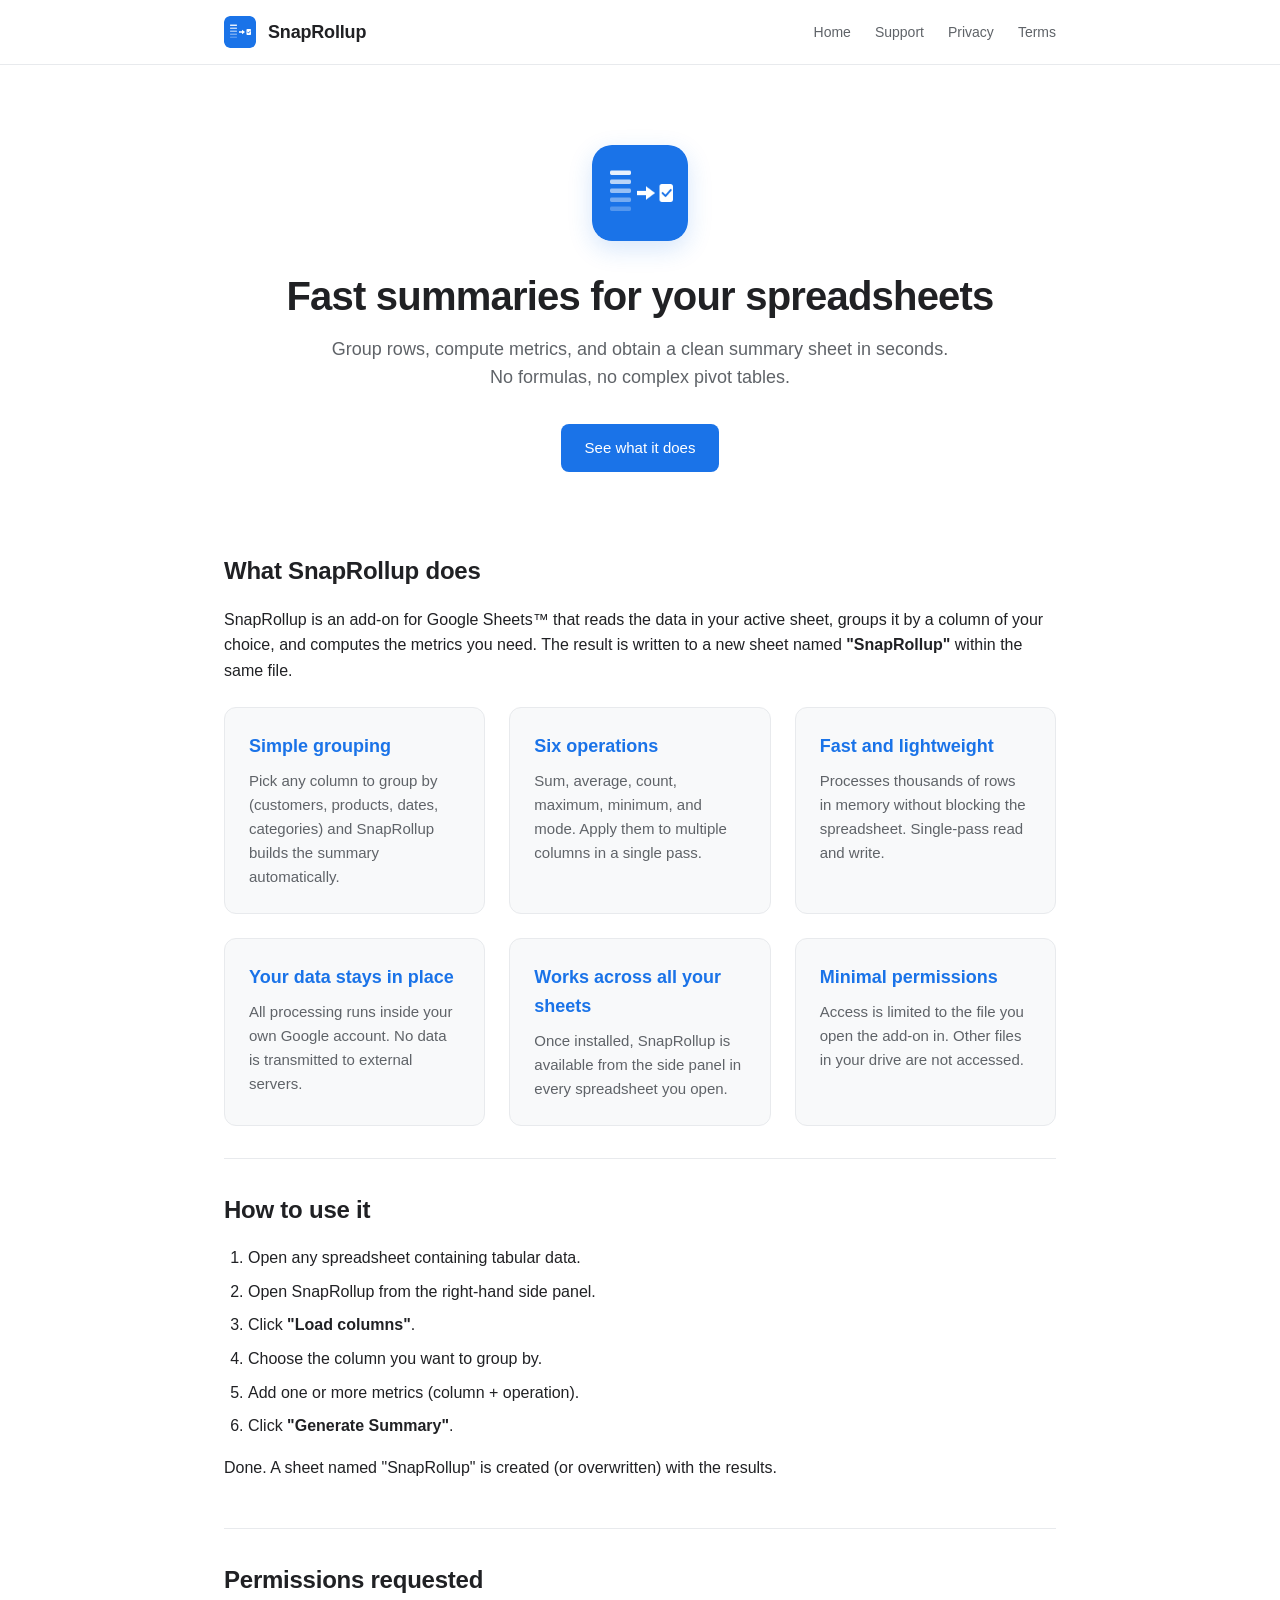
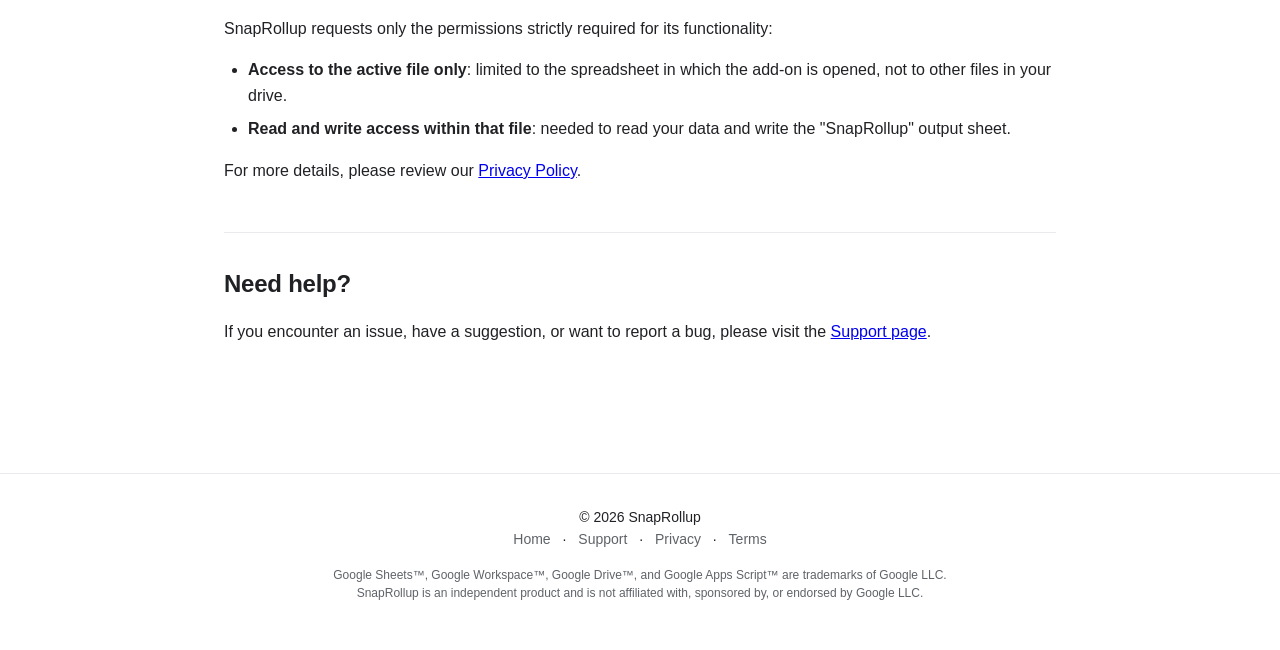
<file: index.html>
<!DOCTYPE html>
<html lang="en">
<head>
  <meta charset="UTF-8">
  <meta name="viewport" content="width=device-width, initial-scale=1.0">
  <title>SnapRollup — Fast Summaries for Google Sheets™</title>
  <meta name="description" content="An add-on for Google Sheets™ that groups rows and computes summary metrics in seconds. Sum, average, max, min, count, and mode in a single click.">
  <link rel="icon" type="image/png" href="logo-32.png">
  <link rel="stylesheet" href="style.css">
</head>
<body>

<header class="site-header">
  <div class="site-header-inner">
    <a href="index.html" class="brand">
      <img src="logo-32.png" alt="SnapRollup">
      <span class="brand-name">SnapRollup</span>
    </a>
    <nav class="site-nav">
      <a href="index.html">Home</a>
      <a href="support.html">Support</a>
      <a href="privacy.html">Privacy</a>
      <a href="terms.html">Terms</a>
    </nav>
  </div>
</header>

<main>

  <section class="hero">
    <img src="logo-128.png" alt="SnapRollup logo" class="hero-logo">
    <h1>Fast summaries for your spreadsheets</h1>
    <p class="lead">
      Group rows, compute metrics, and obtain a clean summary sheet in seconds.
      No formulas, no complex pivot tables.
    </p>
    <a href="#features" class="btn">See what it does</a>
  </section>

  <section class="block" id="features">
    <h2>What SnapRollup does</h2>
    <p>
      SnapRollup is an add-on for Google Sheets™ that reads the data in your active sheet,
      groups it by a column of your choice, and computes the metrics you need.
      The result is written to a new sheet named <strong>"SnapRollup"</strong> within the same file.
    </p>

    <div class="features">
      <div class="feature">
        <h3>Simple grouping</h3>
        <p>Pick any column to group by (customers, products, dates, categories) and SnapRollup builds the summary automatically.</p>
      </div>
      <div class="feature">
        <h3>Six operations</h3>
        <p>Sum, average, count, maximum, minimum, and mode. Apply them to multiple columns in a single pass.</p>
      </div>
      <div class="feature">
        <h3>Fast and lightweight</h3>
        <p>Processes thousands of rows in memory without blocking the spreadsheet. Single-pass read and write.</p>
      </div>
      <div class="feature">
        <h3>Your data stays in place</h3>
        <p>All processing runs inside your own Google account. No data is transmitted to external servers.</p>
      </div>
      <div class="feature">
        <h3>Works across all your sheets</h3>
        <p>Once installed, SnapRollup is available from the side panel in every spreadsheet you open.</p>
      </div>
      <div class="feature">
        <h3>Minimal permissions</h3>
        <p>Access is limited to the file you open the add-on in. Other files in your drive are not accessed.</p>
      </div>
    </div>
  </section>

  <section class="block">
    <h2>How to use it</h2>
    <ol>
      <li>Open any spreadsheet containing tabular data.</li>
      <li>Open SnapRollup from the right-hand side panel.</li>
      <li>Click <strong>"Load columns"</strong>.</li>
      <li>Choose the column you want to group by.</li>
      <li>Add one or more metrics (column + operation).</li>
      <li>Click <strong>"Generate Summary"</strong>.</li>
    </ol>
    <p>Done. A sheet named "SnapRollup" is created (or overwritten) with the results.</p>
  </section>

  <section class="block">
    <h2>Permissions requested</h2>
    <p>SnapRollup requests only the permissions strictly required for its functionality:</p>
    <ul>
      <li><strong>Access to the active file only</strong>: limited to the spreadsheet in which the add-on is opened, not to other files in your drive.</li>
      <li><strong>Read and write access within that file</strong>: needed to read your data and write the "SnapRollup" output sheet.</li>
    </ul>
    <p>
      For more details, please review our <a href="privacy.html">Privacy Policy</a>.
    </p>
  </section>

  <section class="block">
    <h2>Need help?</h2>
    <p>
      If you encounter an issue, have a suggestion, or want to report a bug,
      please visit the <a href="support.html">Support page</a>.
    </p>
  </section>

</main>

<footer class="site-footer">
  <p>
    © 2026 SnapRollup
    <br>
    <a href="index.html">Home</a> ·
    <a href="support.html">Support</a> ·
    <a href="privacy.html">Privacy</a> ·
    <a href="terms.html">Terms</a>
  </p>
  <p class="trademark-notice">
    Google Sheets™, Google Workspace™, Google Drive™, and Google Apps Script™ are trademarks of Google LLC.
    SnapRollup is an independent product and is not affiliated with, sponsored by, or endorsed by Google LLC.
  </p>
</footer>

</body>
</html>
</file>
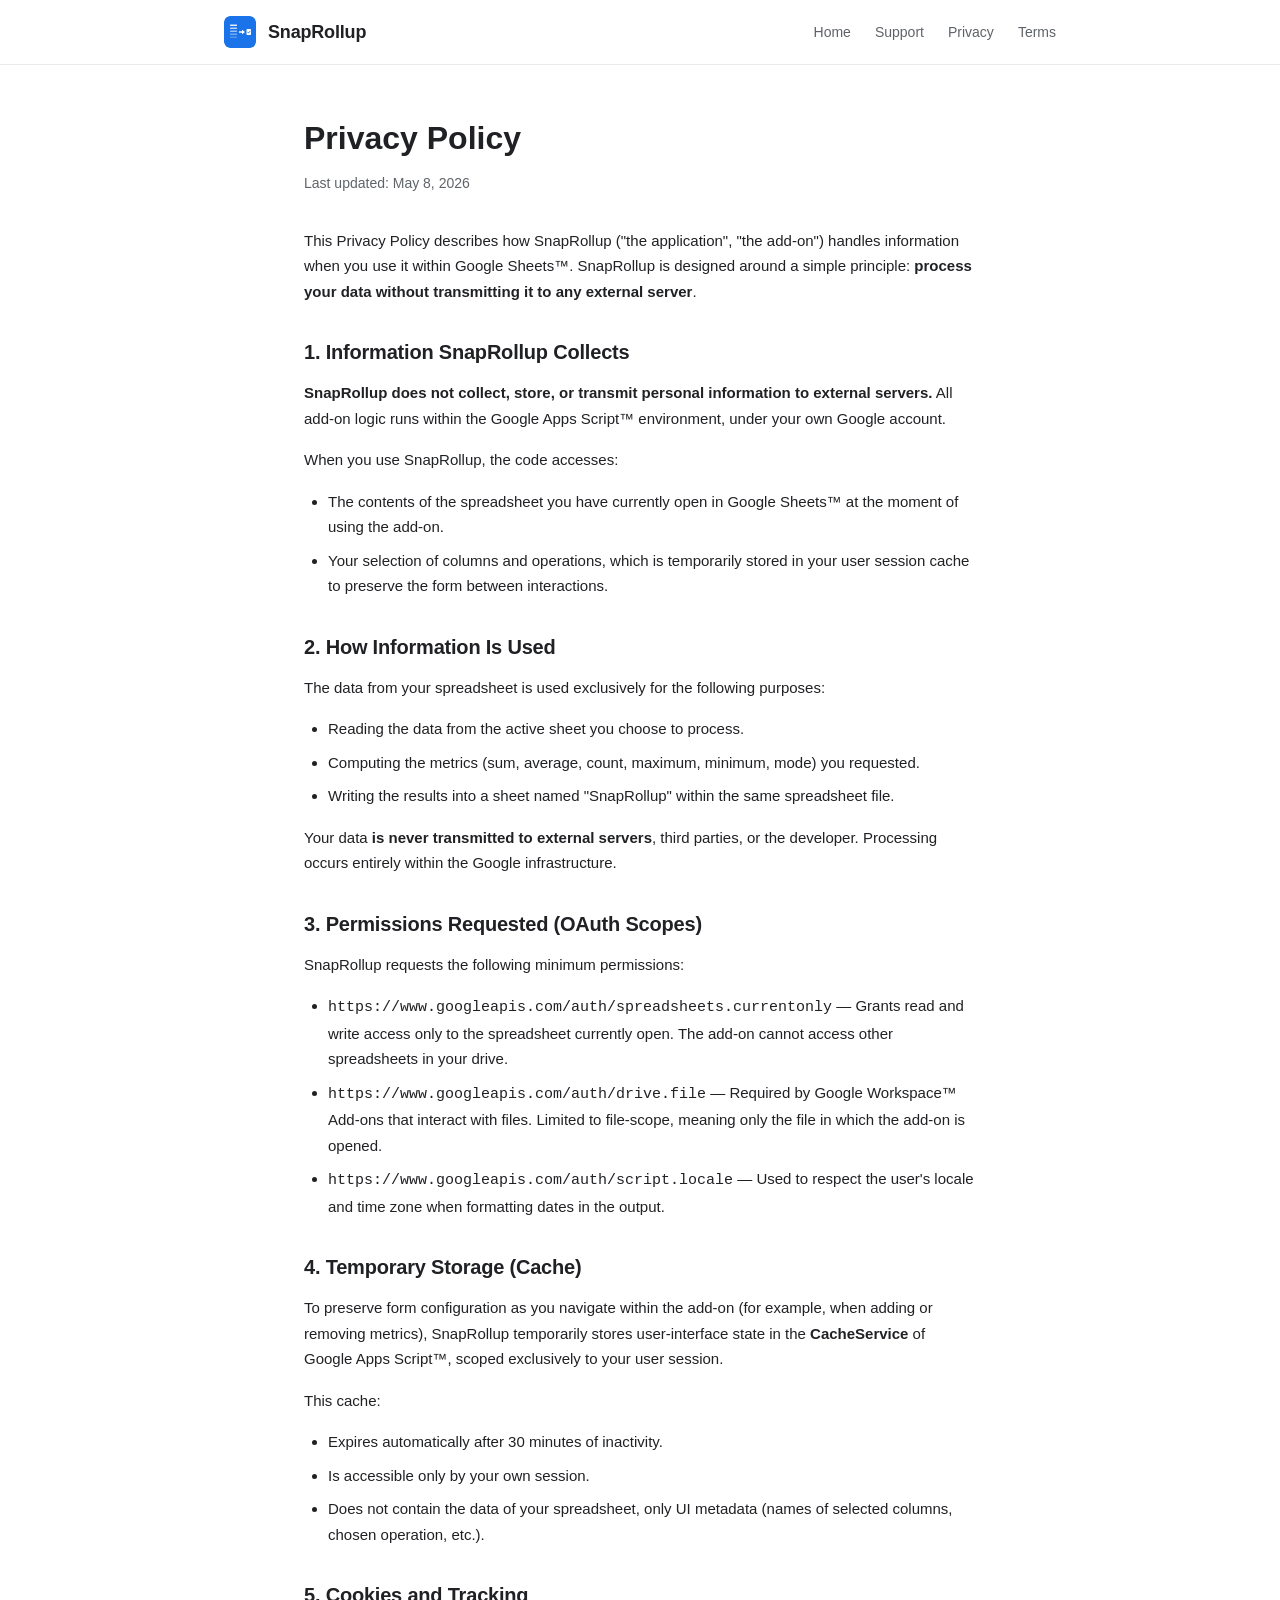
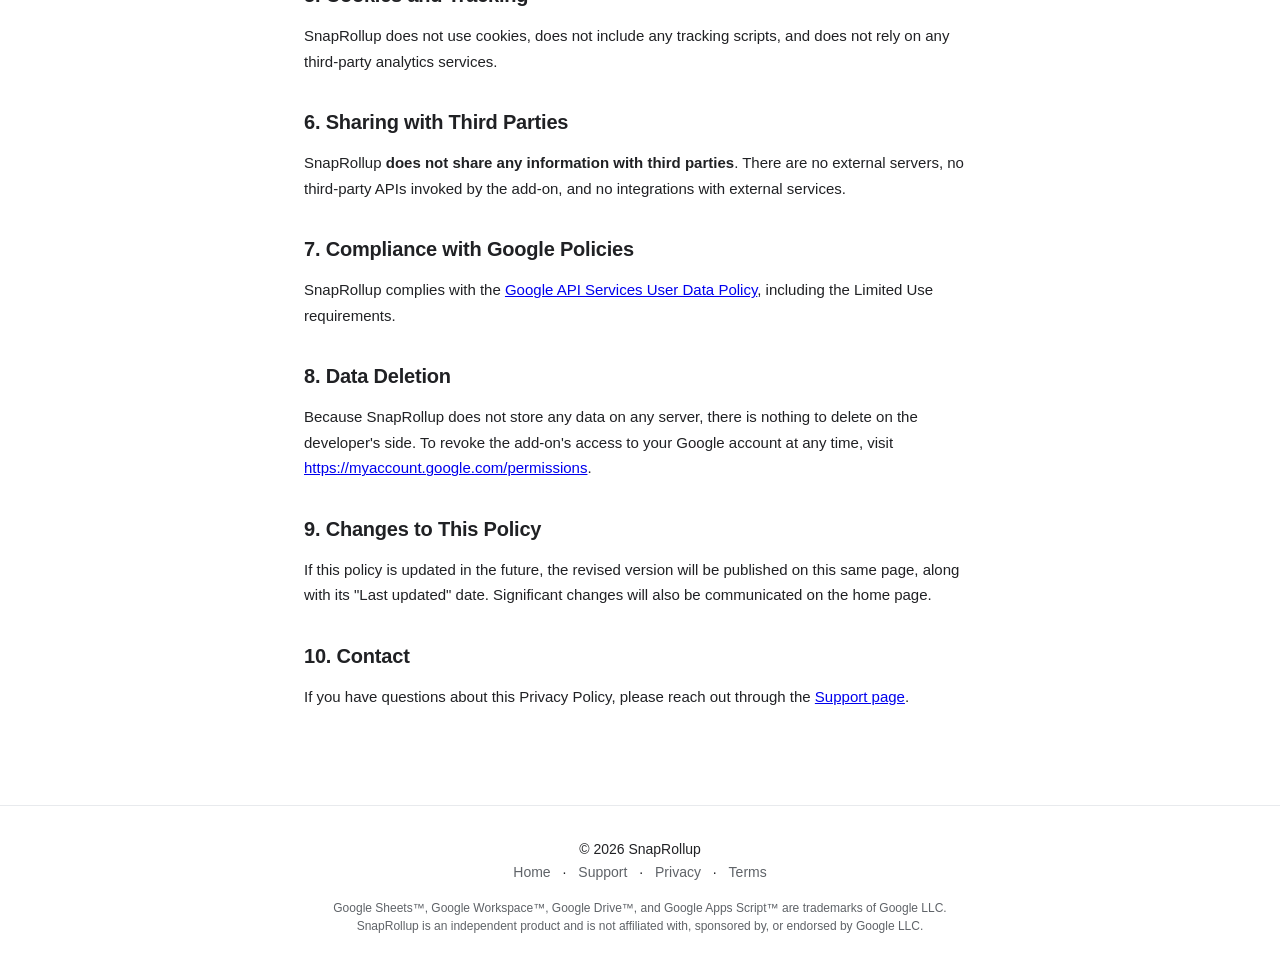
<file: privacy.html>
<!DOCTYPE html>
<html lang="en">
<head>
  <meta charset="UTF-8">
  <meta name="viewport" content="width=device-width, initial-scale=1.0">
  <title>Privacy Policy — SnapRollup</title>
  <link rel="icon" type="image/png" href="logo-32.png">
  <link rel="stylesheet" href="style.css">
</head>
<body>

<header class="site-header">
  <div class="site-header-inner">
    <a href="index.html" class="brand">
      <img src="logo-32.png" alt="SnapRollup">
      <span class="brand-name">SnapRollup</span>
    </a>
    <nav class="site-nav">
      <a href="index.html">Home</a>
      <a href="support.html">Support</a>
      <a href="privacy.html">Privacy</a>
      <a href="terms.html">Terms</a>
    </nav>
  </div>
</header>

<main class="legal">

  <h1>Privacy Policy</h1>
  <p class="updated">Last updated: May 8, 2026</p>

  <p>
    This Privacy Policy describes how SnapRollup ("the application", "the add-on") handles
    information when you use it within Google Sheets™. SnapRollup is designed around a simple
    principle: <strong>process your data without transmitting it to any external server</strong>.
  </p>

  <h2>1. Information SnapRollup Collects</h2>
  <p>
    <strong>SnapRollup does not collect, store, or transmit personal information to external servers.</strong>
    All add-on logic runs within the Google Apps Script™ environment, under your own Google account.
  </p>
  <p>When you use SnapRollup, the code accesses:</p>
  <ul>
    <li>The contents of the spreadsheet you have currently open in Google Sheets™ at the moment of using the add-on.</li>
    <li>Your selection of columns and operations, which is temporarily stored in your user session cache to preserve the form between interactions.</li>
  </ul>

  <h2>2. How Information Is Used</h2>
  <p>The data from your spreadsheet is used exclusively for the following purposes:</p>
  <ul>
    <li>Reading the data from the active sheet you choose to process.</li>
    <li>Computing the metrics (sum, average, count, maximum, minimum, mode) you requested.</li>
    <li>Writing the results into a sheet named "SnapRollup" within the same spreadsheet file.</li>
  </ul>
  <p>
    Your data <strong>is never transmitted to external servers</strong>, third parties, or the developer.
    Processing occurs entirely within the Google infrastructure.
  </p>

  <h2>3. Permissions Requested (OAuth Scopes)</h2>
  <p>SnapRollup requests the following minimum permissions:</p>
  <ul>
    <li>
      <code>https://www.googleapis.com/auth/spreadsheets.currentonly</code> —
      Grants read and write access only to the spreadsheet currently open. The add-on cannot access other spreadsheets in your drive.
    </li>
    <li>
      <code>https://www.googleapis.com/auth/drive.file</code> —
      Required by Google Workspace™ Add-ons that interact with files. Limited to file-scope, meaning only the file in which the add-on is opened.
    </li>
    <li>
      <code>https://www.googleapis.com/auth/script.locale</code> —
      Used to respect the user's locale and time zone when formatting dates in the output.
    </li>
  </ul>

  <h2>4. Temporary Storage (Cache)</h2>
  <p>
    To preserve form configuration as you navigate within the add-on (for example, when adding or
    removing metrics), SnapRollup temporarily stores user-interface state in the
    <strong>CacheService</strong> of Google Apps Script™, scoped exclusively to your user session.
  </p>
  <p>This cache:</p>
  <ul>
    <li>Expires automatically after 30 minutes of inactivity.</li>
    <li>Is accessible only by your own session.</li>
    <li>Does not contain the data of your spreadsheet, only UI metadata (names of selected columns, chosen operation, etc.).</li>
  </ul>

  <h2>5. Cookies and Tracking</h2>
  <p>
    SnapRollup does not use cookies, does not include any tracking scripts, and does not rely on any third-party analytics services.
  </p>

  <h2>6. Sharing with Third Parties</h2>
  <p>
    SnapRollup <strong>does not share any information with third parties</strong>. There are no external servers,
    no third-party APIs invoked by the add-on, and no integrations with external services.
  </p>

  <h2>7. Compliance with Google Policies</h2>
  <p>
    SnapRollup complies with the
    <a href="https://developers.google.com/terms/api-services-user-data-policy" target="_blank" rel="noopener">Google API Services User Data Policy</a>,
    including the Limited Use requirements.
  </p>

  <h2>8. Data Deletion</h2>
  <p>
    Because SnapRollup does not store any data on any server, there is nothing to delete on the developer's side.
    To revoke the add-on's access to your Google account at any time, visit
    <a href="https://myaccount.google.com/permissions" target="_blank" rel="noopener">https://myaccount.google.com/permissions</a>.
  </p>

  <h2>9. Changes to This Policy</h2>
  <p>
    If this policy is updated in the future, the revised version will be published on this same page,
    along with its "Last updated" date. Significant changes will also be communicated on the home page.
  </p>

  <h2>10. Contact</h2>
  <p>
    If you have questions about this Privacy Policy, please reach out through the
    <a href="support.html">Support page</a>.
  </p>

</main>

<footer class="site-footer">
  <p>
    © 2026 SnapRollup
    <br>
    <a href="index.html">Home</a> ·
    <a href="support.html">Support</a> ·
    <a href="privacy.html">Privacy</a> ·
    <a href="terms.html">Terms</a>
  </p>
  <p class="trademark-notice">
    Google Sheets™, Google Workspace™, Google Drive™, and Google Apps Script™ are trademarks of Google LLC.
    SnapRollup is an independent product and is not affiliated with, sponsored by, or endorsed by Google LLC.
  </p>
</footer>

</body>
</html>
</file>
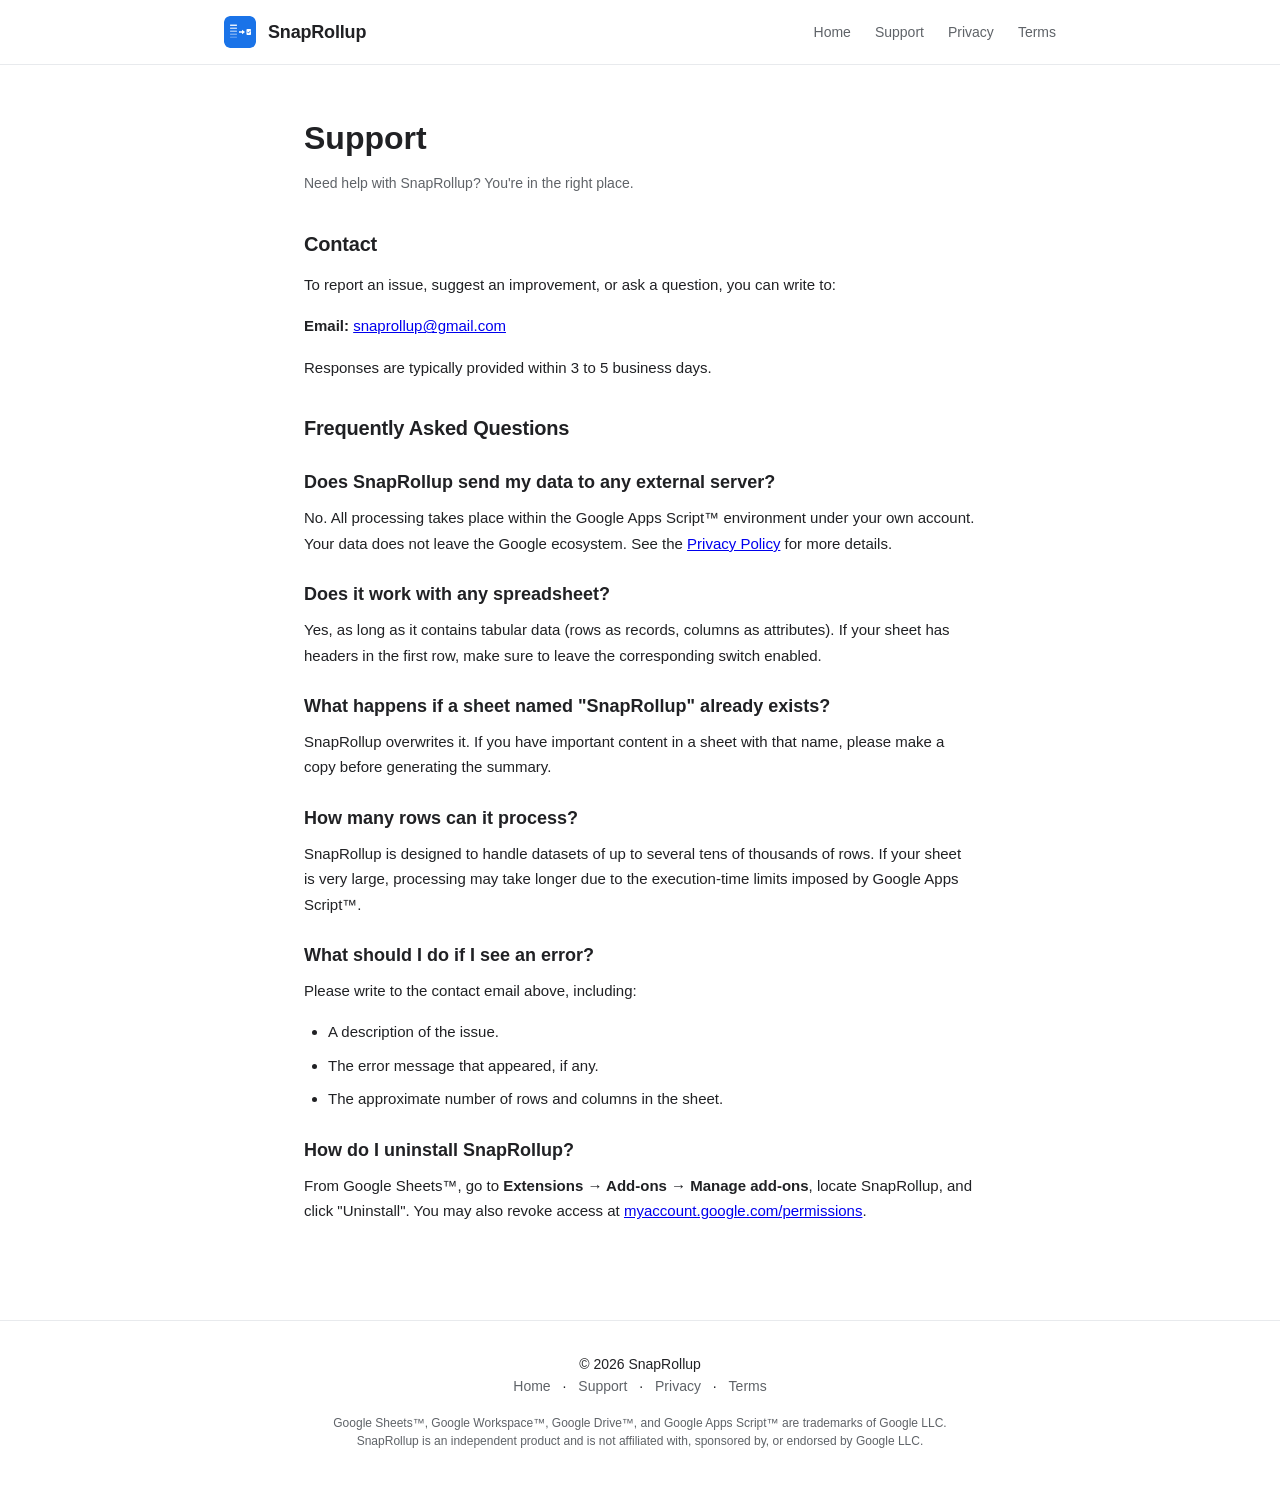
<file: support.html>
<!DOCTYPE html>
<html lang="en">
<head>
  <meta charset="UTF-8">
  <meta name="viewport" content="width=device-width, initial-scale=1.0">
  <title>Support — SnapRollup</title>
  <link rel="icon" type="image/png" href="logo-32.png">
  <link rel="stylesheet" href="style.css">
</head>
<body>

<header class="site-header">
  <div class="site-header-inner">
    <a href="index.html" class="brand">
      <img src="logo-32.png" alt="SnapRollup">
      <span class="brand-name">SnapRollup</span>
    </a>
    <nav class="site-nav">
      <a href="index.html">Home</a>
      <a href="support.html">Support</a>
      <a href="privacy.html">Privacy</a>
      <a href="terms.html">Terms</a>
    </nav>
  </div>
</header>

<main class="legal">

  <h1>Support</h1>
  <p class="updated">Need help with SnapRollup? You're in the right place.</p>

  <h2>Contact</h2>
  <p>
    To report an issue, suggest an improvement, or ask a question, you can write to:
  </p>
  <p>
    <strong>Email:</strong>
    <a href="mailto:snaprollup@gmail.com">snaprollup@gmail.com</a>
  </p>
  <p>
    Responses are typically provided within 3 to 5 business days.
  </p>

  <h2>Frequently Asked Questions</h2>

  <h3>Does SnapRollup send my data to any external server?</h3>
  <p>
    No. All processing takes place within the Google Apps Script™ environment under your own account.
    Your data does not leave the Google ecosystem. See the <a href="privacy.html">Privacy Policy</a> for more details.
  </p>

  <h3>Does it work with any spreadsheet?</h3>
  <p>
    Yes, as long as it contains tabular data (rows as records, columns as attributes). If your sheet has
    headers in the first row, make sure to leave the corresponding switch enabled.
  </p>

  <h3>What happens if a sheet named "SnapRollup" already exists?</h3>
  <p>
    SnapRollup overwrites it. If you have important content in a sheet with that name, please make a copy
    before generating the summary.
  </p>

  <h3>How many rows can it process?</h3>
  <p>
    SnapRollup is designed to handle datasets of up to several tens of thousands of rows. If your sheet is
    very large, processing may take longer due to the execution-time limits imposed by Google Apps Script™.
  </p>

  <h3>What should I do if I see an error?</h3>
  <p>
    Please write to the contact email above, including:
  </p>
  <ul>
    <li>A description of the issue.</li>
    <li>The error message that appeared, if any.</li>
    <li>The approximate number of rows and columns in the sheet.</li>
  </ul>

  <h3>How do I uninstall SnapRollup?</h3>
  <p>
    From Google Sheets™, go to <strong>Extensions → Add-ons → Manage add-ons</strong>, locate SnapRollup,
    and click "Uninstall". You may also revoke access at
    <a href="https://myaccount.google.com/permissions" target="_blank" rel="noopener">myaccount.google.com/permissions</a>.
  </p>

</main>

<footer class="site-footer">
  <p>
    © 2026 SnapRollup
    <br>
    <a href="index.html">Home</a> ·
    <a href="support.html">Support</a> ·
    <a href="privacy.html">Privacy</a> ·
    <a href="terms.html">Terms</a>
  </p>
  <p class="trademark-notice">
    Google Sheets™, Google Workspace™, Google Drive™, and Google Apps Script™ are trademarks of Google LLC.
    SnapRollup is an independent product and is not affiliated with, sponsored by, or endorsed by Google LLC.
  </p>
</footer>

</body>
</html>
</file>
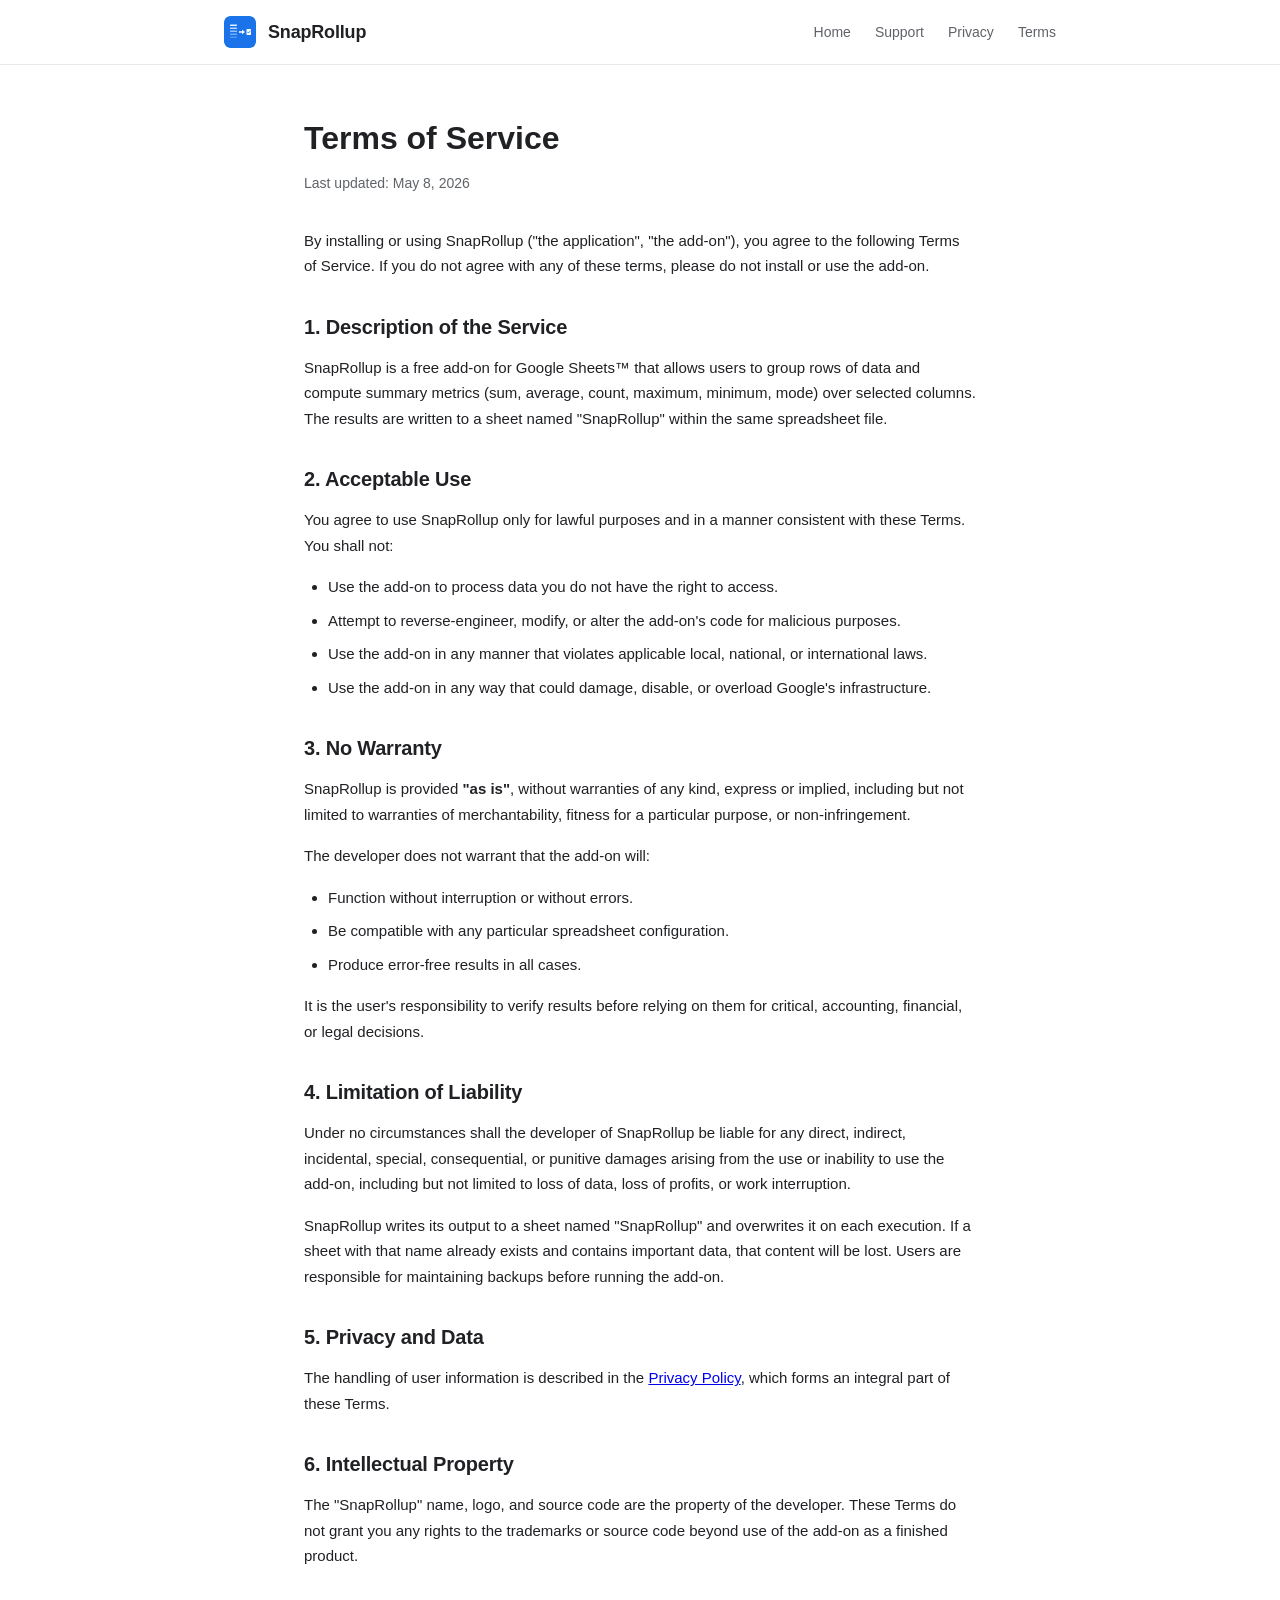
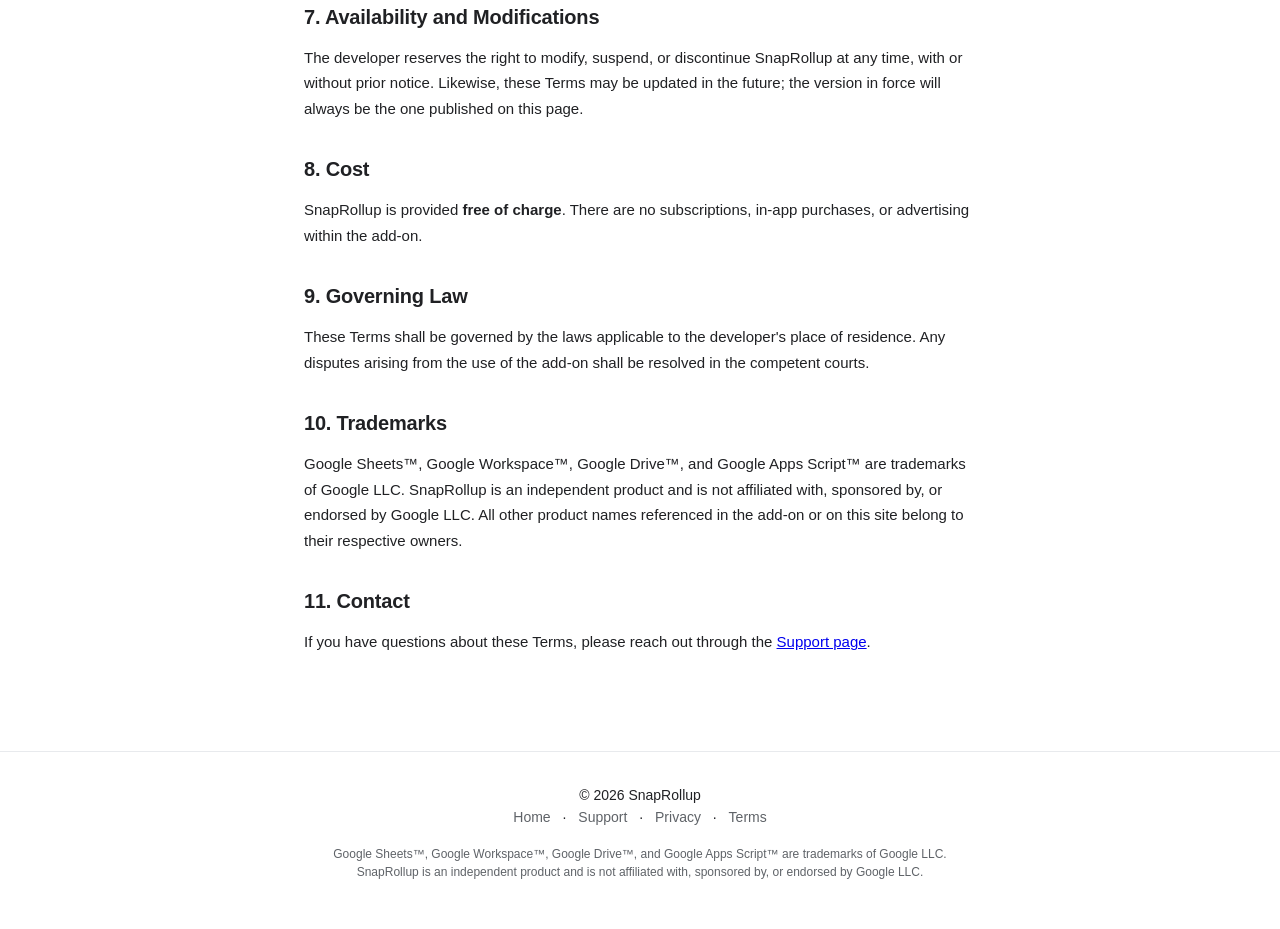
<file: terms.html>
<!DOCTYPE html>
<html lang="en">
<head>
  <meta charset="UTF-8">
  <meta name="viewport" content="width=device-width, initial-scale=1.0">
  <title>Terms of Service — SnapRollup</title>
  <link rel="icon" type="image/png" href="logo-32.png">
  <link rel="stylesheet" href="style.css">
</head>
<body>

<header class="site-header">
  <div class="site-header-inner">
    <a href="index.html" class="brand">
      <img src="logo-32.png" alt="SnapRollup">
      <span class="brand-name">SnapRollup</span>
    </a>
    <nav class="site-nav">
      <a href="index.html">Home</a>
      <a href="support.html">Support</a>
      <a href="privacy.html">Privacy</a>
      <a href="terms.html">Terms</a>
    </nav>
  </div>
</header>

<main class="legal">

  <h1>Terms of Service</h1>
  <p class="updated">Last updated: May 8, 2026</p>

  <p>
    By installing or using SnapRollup ("the application", "the add-on"), you agree to the following Terms of Service.
    If you do not agree with any of these terms, please do not install or use the add-on.
  </p>

  <h2>1. Description of the Service</h2>
  <p>
    SnapRollup is a free add-on for Google Sheets™ that allows users to group rows of data and compute
    summary metrics (sum, average, count, maximum, minimum, mode) over selected columns. The results
    are written to a sheet named "SnapRollup" within the same spreadsheet file.
  </p>

  <h2>2. Acceptable Use</h2>
  <p>
    You agree to use SnapRollup only for lawful purposes and in a manner consistent with these Terms. You shall not:
  </p>
  <ul>
    <li>Use the add-on to process data you do not have the right to access.</li>
    <li>Attempt to reverse-engineer, modify, or alter the add-on's code for malicious purposes.</li>
    <li>Use the add-on in any manner that violates applicable local, national, or international laws.</li>
    <li>Use the add-on in any way that could damage, disable, or overload Google's infrastructure.</li>
  </ul>

  <h2>3. No Warranty</h2>
  <p>
    SnapRollup is provided <strong>"as is"</strong>, without warranties of any kind, express or implied,
    including but not limited to warranties of merchantability, fitness for a particular purpose, or
    non-infringement.
  </p>
  <p>The developer does not warrant that the add-on will:</p>
  <ul>
    <li>Function without interruption or without errors.</li>
    <li>Be compatible with any particular spreadsheet configuration.</li>
    <li>Produce error-free results in all cases.</li>
  </ul>
  <p>
    It is the user's responsibility to verify results before relying on them for critical, accounting,
    financial, or legal decisions.
  </p>

  <h2>4. Limitation of Liability</h2>
  <p>
    Under no circumstances shall the developer of SnapRollup be liable for any direct, indirect, incidental,
    special, consequential, or punitive damages arising from the use or inability to use the add-on,
    including but not limited to loss of data, loss of profits, or work interruption.
  </p>
  <p>
    SnapRollup writes its output to a sheet named "SnapRollup" and overwrites it on each execution. If a sheet
    with that name already exists and contains important data, that content will be lost. Users are
    responsible for maintaining backups before running the add-on.
  </p>

  <h2>5. Privacy and Data</h2>
  <p>
    The handling of user information is described in the <a href="privacy.html">Privacy Policy</a>,
    which forms an integral part of these Terms.
  </p>

  <h2>6. Intellectual Property</h2>
  <p>
    The "SnapRollup" name, logo, and source code are the property of the developer. These Terms do not
    grant you any rights to the trademarks or source code beyond use of the add-on as a finished product.
  </p>

  <h2>7. Availability and Modifications</h2>
  <p>
    The developer reserves the right to modify, suspend, or discontinue SnapRollup at any time, with or
    without prior notice. Likewise, these Terms may be updated in the future; the version in force will
    always be the one published on this page.
  </p>

  <h2>8. Cost</h2>
  <p>
    SnapRollup is provided <strong>free of charge</strong>. There are no subscriptions, in-app purchases,
    or advertising within the add-on.
  </p>

  <h2>9. Governing Law</h2>
  <p>
    These Terms shall be governed by the laws applicable to the developer's place of residence.
    Any disputes arising from the use of the add-on shall be resolved in the competent courts.
  </p>

  <h2>10. Trademarks</h2>
  <p>
    Google Sheets™, Google Workspace™, Google Drive™, and Google Apps Script™ are trademarks of Google LLC.
    SnapRollup is an independent product and is not affiliated with, sponsored by, or endorsed by Google LLC.
    All other product names referenced in the add-on or on this site belong to their respective owners.
  </p>

  <h2>11. Contact</h2>
  <p>
    If you have questions about these Terms, please reach out through the <a href="support.html">Support page</a>.
  </p>

</main>

<footer class="site-footer">
  <p>
    © 2026 SnapRollup
    <br>
    <a href="index.html">Home</a> ·
    <a href="support.html">Support</a> ·
    <a href="privacy.html">Privacy</a> ·
    <a href="terms.html">Terms</a>
  </p>
  <p class="trademark-notice">
    Google Sheets™, Google Workspace™, Google Drive™, and Google Apps Script™ are trademarks of Google LLC.
    SnapRollup is an independent product and is not affiliated with, sponsored by, or endorsed by Google LLC.
  </p>
</footer>

</body>
</html>
</file>
<file: style.css>
/* ============================================================
   SnapRollup — Site styles
   Clean, professional, easy to scan for Marketplace reviewers
   ============================================================ */

:root {
  --color-primary: #1a73e8;
  --color-primary-dark: #1557b0;
  --color-text: #202124;
  --color-text-muted: #5f6368;
  --color-bg: #ffffff;
  --color-bg-alt: #f8f9fa;
  --color-border: #e8eaed;
  --color-accent: #fbbc04;

  --font-sans: -apple-system, BlinkMacSystemFont, "Segoe UI", Roboto, "Helvetica Neue", Arial, sans-serif;
  --max-width: 880px;
}

* {
  box-sizing: border-box;
  margin: 0;
  padding: 0;
}

html {
  scroll-behavior: smooth;
}

body {
  font-family: var(--font-sans);
  color: var(--color-text);
  background: var(--color-bg);
  line-height: 1.6;
  font-size: 16px;
  -webkit-font-smoothing: antialiased;
}

/* ── Header ───────────────────────────────────────────────── */
.site-header {
  border-bottom: 1px solid var(--color-border);
  background: var(--color-bg);
  position: sticky;
  top: 0;
  z-index: 10;
  backdrop-filter: saturate(180%) blur(10px);
}

.site-header-inner {
  max-width: var(--max-width);
  margin: 0 auto;
  padding: 16px 24px;
  display: flex;
  align-items: center;
  justify-content: space-between;
}

.brand {
  display: flex;
  align-items: center;
  gap: 12px;
  text-decoration: none;
  color: var(--color-text);
}

.brand img {
  width: 32px;
  height: 32px;
  border-radius: 6px;
}

.brand-name {
  font-size: 18px;
  font-weight: 600;
  letter-spacing: -0.01em;
}

.site-nav {
  display: flex;
  gap: 24px;
}

.site-nav a {
  color: var(--color-text-muted);
  text-decoration: none;
  font-size: 14px;
  transition: color 0.15s;
}

.site-nav a:hover {
  color: var(--color-primary);
}

/* ── Main ─────────────────────────────────────────────────── */
main {
  max-width: var(--max-width);
  margin: 0 auto;
  padding: 48px 24px 80px;
}

.hero {
  text-align: center;
  padding: 32px 0 48px;
}

.hero h1 {
  font-size: 40px;
  font-weight: 700;
  letter-spacing: -0.02em;
  margin-bottom: 16px;
  line-height: 1.15;
}

.hero p.lead {
  font-size: 18px;
  color: var(--color-text-muted);
  max-width: 640px;
  margin: 0 auto 32px;
}

.hero img.hero-logo {
  width: 96px;
  height: 96px;
  border-radius: 20px;
  margin-bottom: 24px;
  box-shadow: 0 8px 24px rgba(26, 115, 232, 0.18);
}

/* ── Buttons ──────────────────────────────────────────────── */
.btn {
  display: inline-block;
  padding: 12px 24px;
  background: var(--color-primary);
  color: #fff;
  text-decoration: none;
  border-radius: 8px;
  font-weight: 500;
  font-size: 15px;
  transition: background 0.15s, transform 0.15s;
}

.btn:hover {
  background: var(--color-primary-dark);
  transform: translateY(-1px);
}

.btn.secondary {
  background: transparent;
  color: var(--color-primary);
  border: 1px solid var(--color-border);
}

.btn.secondary:hover {
  background: var(--color-bg-alt);
}

/* ── Sections ─────────────────────────────────────────────── */
section.block {
  padding: 32px 0;
}

section.block + section.block {
  border-top: 1px solid var(--color-border);
}

h2 {
  font-size: 24px;
  font-weight: 600;
  margin-bottom: 16px;
  letter-spacing: -0.01em;
}

h3 {
  font-size: 18px;
  font-weight: 600;
  margin-top: 24px;
  margin-bottom: 8px;
}

p {
  margin-bottom: 16px;
  color: var(--color-text);
}

ul, ol {
  margin: 0 0 16px 24px;
  color: var(--color-text);
}

li {
  margin-bottom: 8px;
}

/* ── Feature grid ─────────────────────────────────────────── */
.features {
  display: grid;
  grid-template-columns: repeat(auto-fit, minmax(240px, 1fr));
  gap: 24px;
  margin-top: 24px;
}

.feature {
  padding: 24px;
  border: 1px solid var(--color-border);
  border-radius: 12px;
  background: var(--color-bg-alt);
}

.feature h3 {
  margin-top: 0;
  color: var(--color-primary);
}

.feature p {
  margin: 0;
  color: var(--color-text-muted);
  font-size: 15px;
}

/* ── Legal pages (privacy / terms) ────────────────────────── */
.legal {
  max-width: 720px;
}

.legal h1 {
  font-size: 32px;
  margin-bottom: 8px;
}

.legal .updated {
  color: var(--color-text-muted);
  font-size: 14px;
  margin-bottom: 32px;
}

.legal h2 {
  font-size: 20px;
  margin-top: 32px;
  margin-bottom: 12px;
}

.legal p, .legal li {
  font-size: 15px;
  line-height: 1.7;
}

/* ── Footer ───────────────────────────────────────────────── */
.site-footer {
  border-top: 1px solid var(--color-border);
  padding: 32px 24px;
  text-align: center;
  color: var(--color-text-muted);
  font-size: 14px;
}

.site-footer a {
  color: var(--color-text-muted);
  text-decoration: none;
  margin: 0 8px;
}

.site-footer a:hover {
  color: var(--color-primary);
}

.trademark-notice {
  margin-top: 16px;
  font-size: 12px;
  color: var(--color-text-muted);
  max-width: 640px;
  margin-left: auto;
  margin-right: auto;
  line-height: 1.5;
}

/* ── Responsive ───────────────────────────────────────────── */
@media (max-width: 640px) {
  .hero h1 { font-size: 28px; }
  .hero p.lead { font-size: 16px; }
  .site-nav { gap: 16px; }
  .site-nav a { font-size: 13px; }
}
</file>
